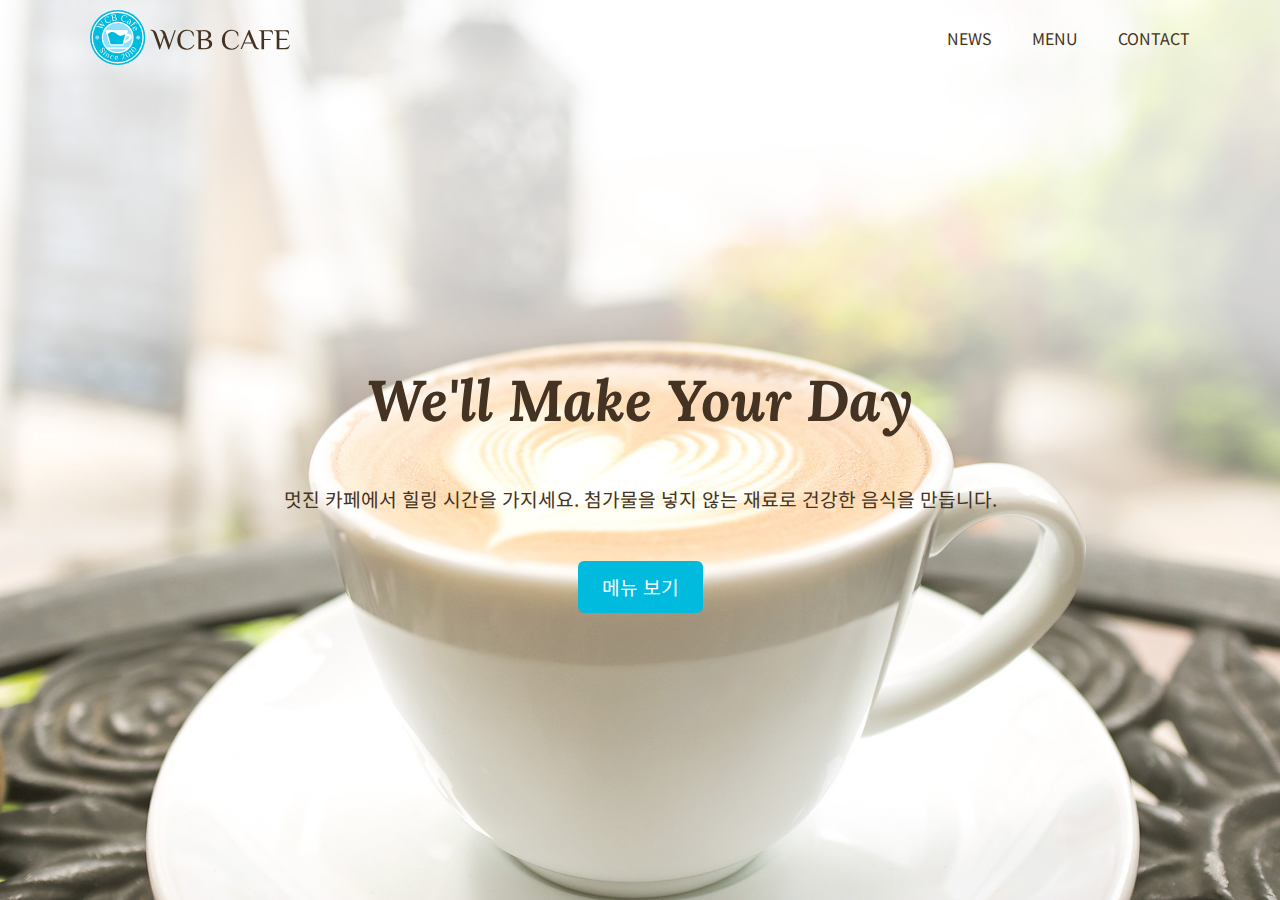
<file: index.html>
<!DOCTYPE html>
<html lang="ko">
<head>
  <meta charset="UTF-8">
  <meta name="viewport" content="width=device-width, initial-scale=1.0">

  <link rel="stylesheet" href="https://cdnjs.cloudflare.com/ajax/libs/font-awesome/6.4.2/css/all.min.css" integrity="sha512-z3gLpd7yknf1YoNbCzqRKc4qyor8gaKU1qmn+CShxbuBusANI9QpRohGBreCFkKxLhei6S9CQXFEbbKuqLg0DA==" crossorigin="anonymous" referrerpolicy="no-referrer" />
  <link rel="stylesheet" href="./css/style.css">
  <script src="https://ajax.googleapis.com/ajax/libs/jquery/1.12.4/jquery.min.js"></script>
  <script defer src="./js/custom.js"></script>
  <title>Document</title>
</head>
<body>
  <div id="wrap-main">
    <header>
      <div class="inner">
        <h1 class="logo"><a href="/"><img src="./img/logo/logo.svg" alt="WCB CAFE LOGO"></a></h1>

        <nav class="main-gnb">
          <ul id="main-menu">
            <li class="ham-menu-title">메뉴</li>
            <li><a href="./news.html">NEWS</a></li>
            <li><a href="./menu.html">MENU</a></li>
            <li><a href="./contact.html">CONTACT</a></li>
          </ul>
          <button class="ham-btn"><i class="fa-solid fa-bars"></i></button>
        </nav>
      </div>
      
    </header>


    <main>
      <div id="main-content-wrap">
        <h3>We'll Make Your Day</h3>
        <p>
          멋진 카페에서 힐링 시간을 가지세요. 첨가물을 넣지 않는 재료로 건강한 음식을 만듭니다.
        </p>
        <a href="./menu.html">메뉴 보기</a>
      </div>
    </main>
  </div>
</body>
</html>
</file>
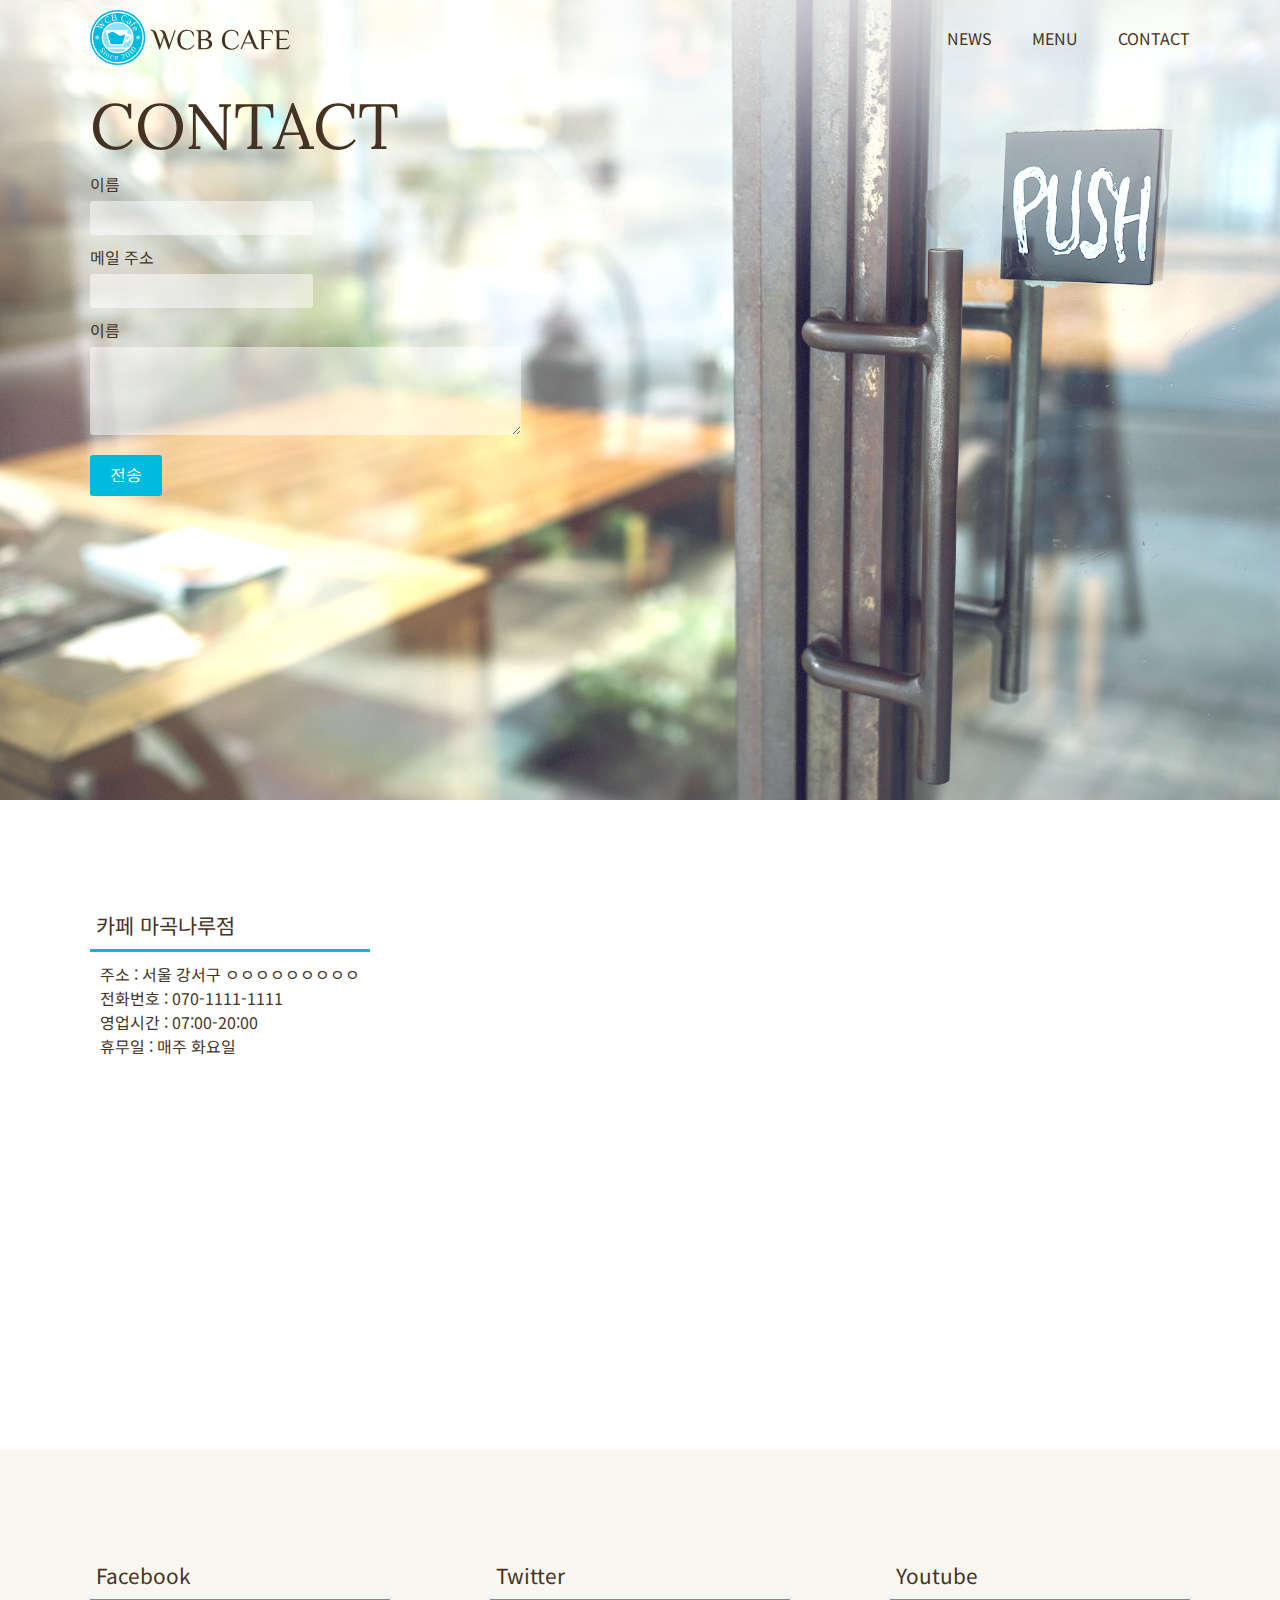
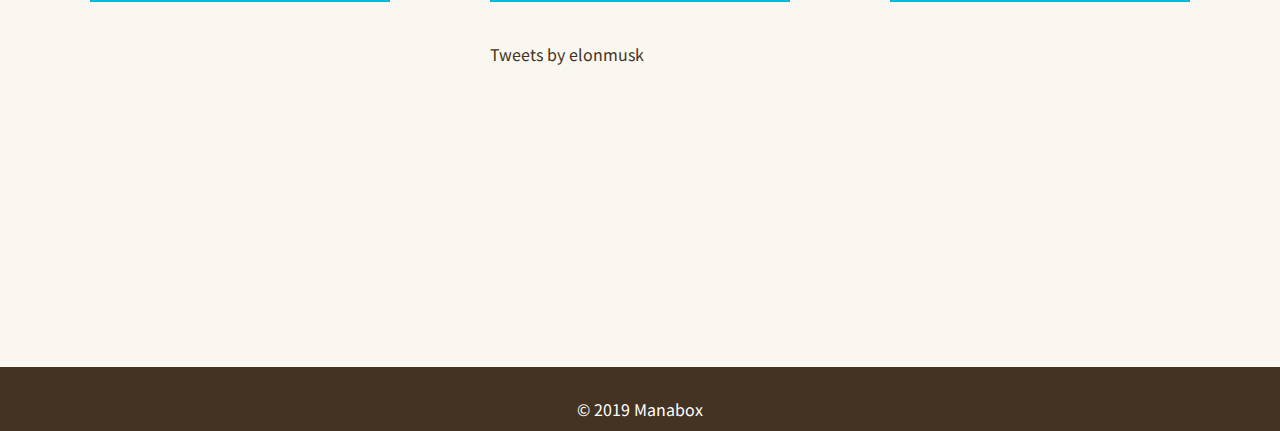
<file: contact.html>
<!DOCTYPE html>
<html lang="ko">

<head>
  <meta charset="UTF-8">
  <meta name="viewport" content="width=device-width, initial-scale=1.0">
  <link rel="stylesheet" href="https://cdnjs.cloudflare.com/ajax/libs/font-awesome/6.4.2/css/all.min.css" integrity="sha512-z3gLpd7yknf1YoNbCzqRKc4qyor8gaKU1qmn+CShxbuBusANI9QpRohGBreCFkKxLhei6S9CQXFEbbKuqLg0DA==" crossorigin="anonymous" referrerpolicy="no-referrer" />
  <link rel="stylesheet" href="./css/style.css">
  <script src="https://ajax.googleapis.com/ajax/libs/jquery/1.12.4/jquery.min.js"></script>
  <script defer src="./js/custom.js"></script>
  <title>Document</title>
</head>

<body>
  <div id="wrap-contact">
    <header  class="clearMargColl">
      <div class="inner">
        <h1 class="logo"><a href="/"><img src="./img/logo/logo.svg" alt="WCB CAFE LOGO"></a></h1>

        <nav class="main-gnb">
          <ul id="main-menu">
            <li class="ham-menu-title">메뉴</li>
            <li><a href="./news.html">NEWS</a></li>
            <li><a href="./menu.html">MENU</a></li>
            <li><a href="./contact.html">CONTACT</a></li>
          </ul>
          <button class="ham-btn"><i class="fa-solid fa-bars"></i></button>
        </nav>
      </div>
      <div class="inner content">
        <h2 class="title">CONTACT</h2>
        <form action="" method="post">
          <label for="name">이름<br>
            <input type="text" name="name" id="">
          </label>
          <label for="mail">메일 주소<br>
            <input type="email" name="email" id="">
          </label>
          <label for="name">이름<br>
            <textarea name="" id="" cols="40" rows="4"></textarea>
          </label>
          <input type="submit" name="" id="" value="전송">
        </form>
      </div>

    </header>


    <section id="place">
      <div class="inner">
        <div class="side-content">
          <h5>카페 마곡나루점</h5>
          <p>
            주소 : <span class="place">서울 강서구 ㅇㅇㅇㅇㅇㅇㅇㅇㅇ</span><br>
            전화번호 : <span class="tel">070-1111-1111</span><br>
            영업시간 : <span class="cafe-hours">07:00-20:00</span><br>
            휴무일 : <span class="holiday">매주 화요일</span><br>
          </p>
        </div>
        <iframe src="https://www.google.com/maps/embed?pb=!1m18!1m12!1m3!1d12650.336743451457!2d126.81890127150325!3d37.56485936141544!2m3!1f0!2f0!3f0!3m2!1i1024!2i768!4f13.1!3m3!1m2!1s0x357c9db4aa984147%3A0x97a2062164d957d9!2z66qo7Ja07J6H!5e0!3m2!1sko!2skr!4v1697014522179!5m2!1sko!2skr" width="600" height="450" style="border:0;" allowfullscreen="" loading="lazy" referrerpolicy="no-referrer-when-downgrade"></iframe>
      </div>
    </section>


    <section id="sns">
      <div class="inner">
        <ul>
          <li class="side-content">
            <h5>Facebook</h5>
            <iframe src="https://www.facebook.com/plugins/post.php?href=https%3A%2F%2Fwww.facebook.com%2Fzuck%2Fposts%2F10114682386890771&show_text=true&width=500" style="border:none;overflow:hidden" scrolling="no" frameborder="0" allowfullscreen="true" allow="autoplay; clipboard-write; encrypted-media; picture-in-picture; web-share"></iframe>
          </li>
          <li class="side-content">
            <h5>Twitter</h5>
            <a class="twitter-timeline" href="https://twitter.com/elonmusk?ref_src=twsrc%5Etfw" height="220">Tweets by elonmusk</a> <script async src="https://platform.twitter.com/widgets.js" charset="utf-8"></script>
          </li>
          <li class="side-content">
            <h5>Youtube</h5>
            <iframe src="https://www.youtube.com/embed/uGruDMGQY2U?si=n1F6UKe3bKxuerg4" title="YouTube video player" frameborder="0" allow="accelerometer; autoplay; clipboard-write; encrypted-media; gyroscope; picture-in-picture; web-share" allowfullscreen></iframe>
          </li>
        </ul>
      </div>
    </section>

    <footer>
      <div class="inner"></div>
      <div class="copyright">
        <p>
          &copy; <span class="copy-year">2019</span> Manabox
        </p>
      </div>
    </footer>
  </div>
</body>

</html>
</file>
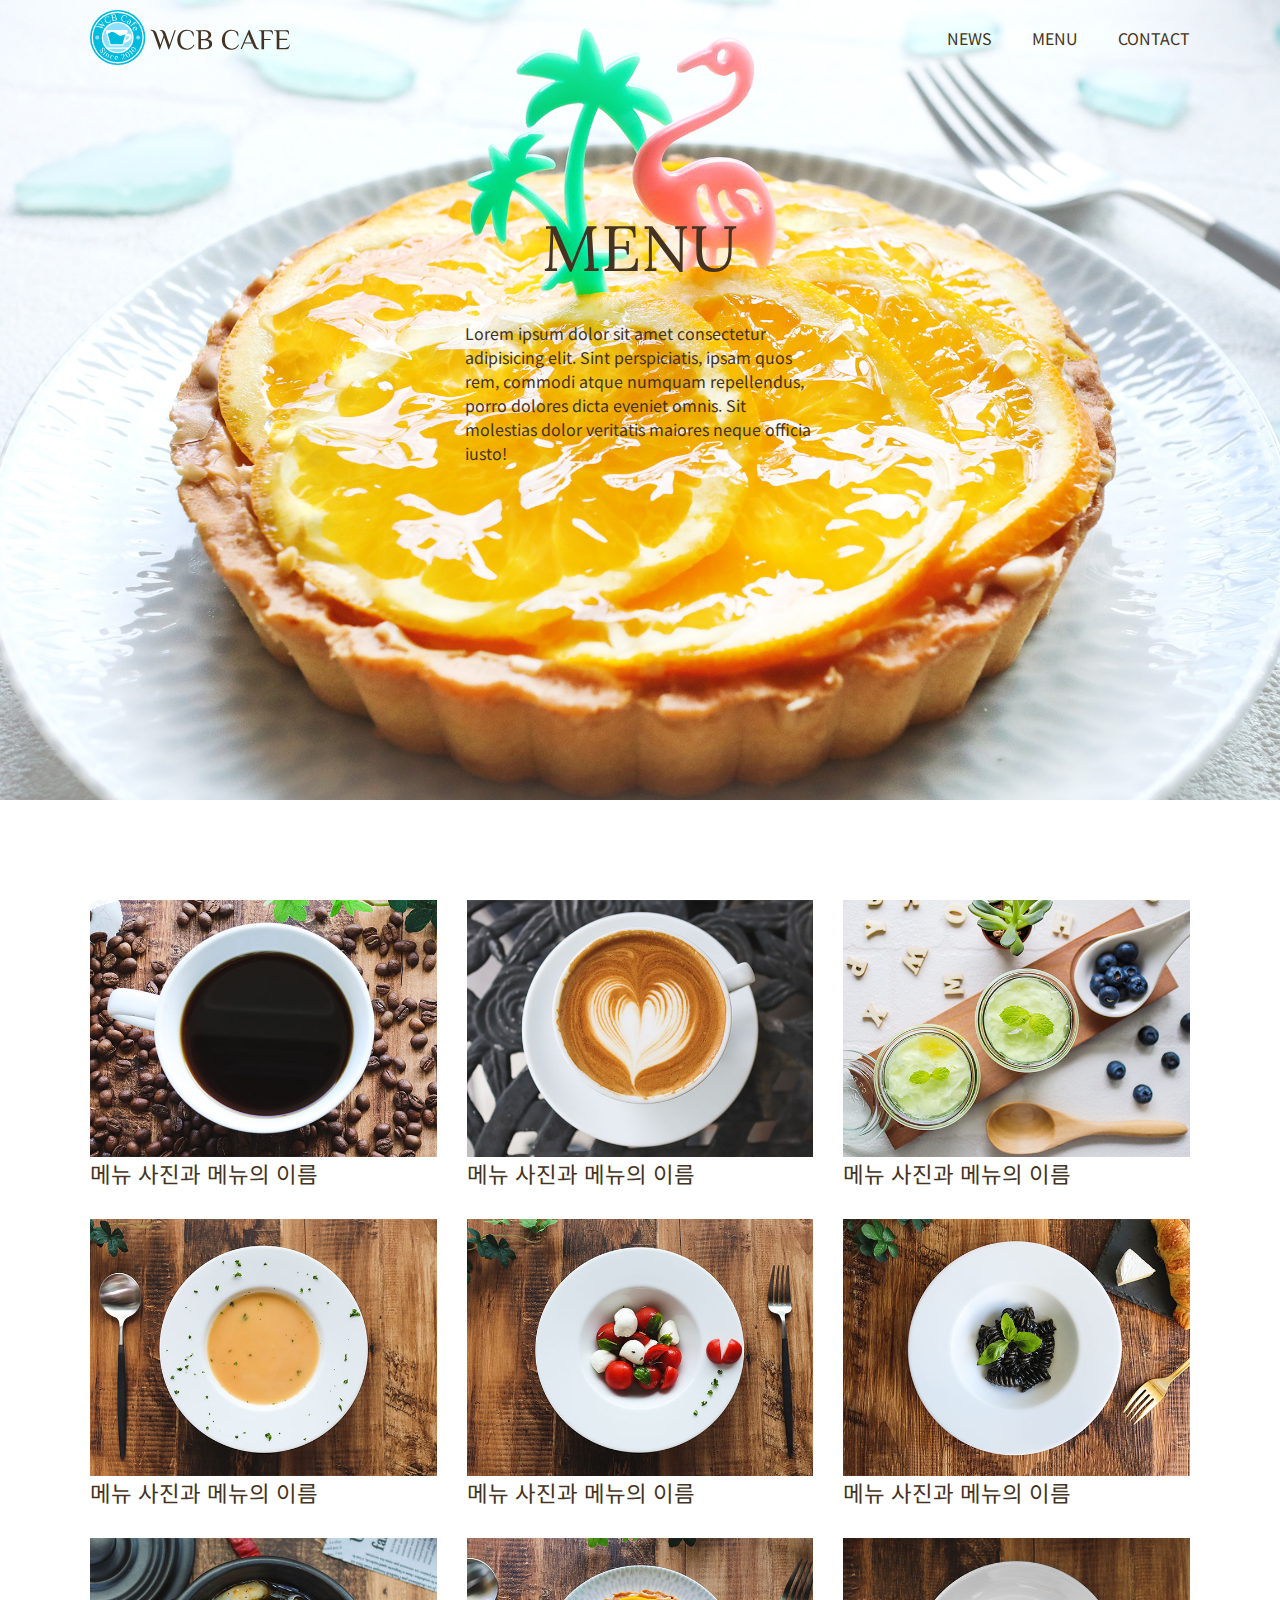
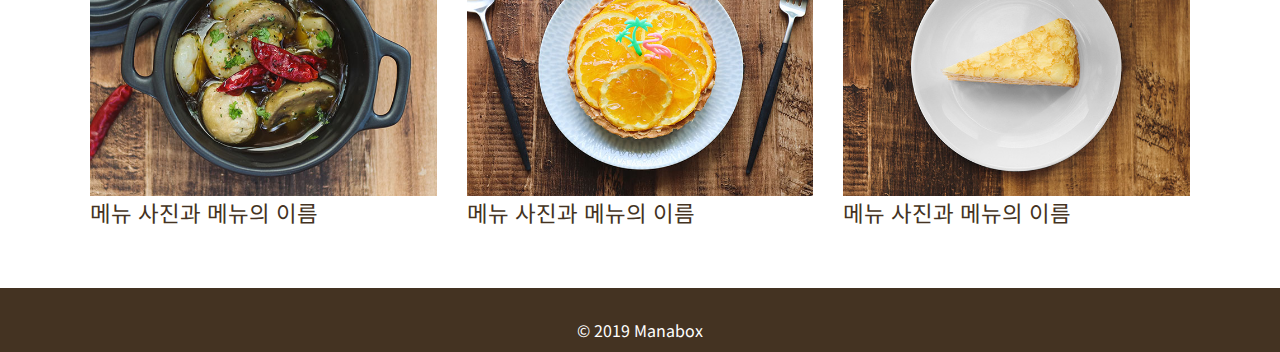
<file: menu.html>
<!DOCTYPE html>
<html lang="ko">

<head>
  <meta charset="UTF-8">
  <meta name="viewport" content="width=device-width, initial-scale=1.0">
  <link rel="stylesheet" href="https://cdnjs.cloudflare.com/ajax/libs/font-awesome/6.4.2/css/all.min.css" integrity="sha512-z3gLpd7yknf1YoNbCzqRKc4qyor8gaKU1qmn+CShxbuBusANI9QpRohGBreCFkKxLhei6S9CQXFEbbKuqLg0DA==" crossorigin="anonymous" referrerpolicy="no-referrer" />
  <link rel="stylesheet" href="./css/style.css">
  <script src="https://ajax.googleapis.com/ajax/libs/jquery/1.12.4/jquery.min.js"></script>
  <script defer src="./js/custom.js"></script>
  <title>Document</title>
</head>

<body>
  <div id="wrap-menu">
    <header  class="clearMargColl">
      <div class="inner">
        <h1 class="logo"><a href="/"><img src="./img/logo/logo.svg" alt="WCB CAFE LOGO"></a></h1>

        <nav class="main-gnb">
          <ul id="main-menu">
            <li class="ham-menu-title">메뉴</li>
            <li><a href="./news.html">NEWS</a></li>
            <li><a href="./menu.html">MENU</a></li>
            <li><a href="./contact.html">CONTACT</a></li>
          </ul>
          <button class="ham-btn"><i class="fa-solid fa-bars"></i></button>
        </nav>
      </div>

      <h2 class="title">MENU</h2>
      <p class="title-description">
        Lorem ipsum dolor sit amet consectetur adipisicing elit. Sint perspiciatis, ipsam quos rem, commodi atque
        numquam repellendus, porro dolores dicta eveniet omnis. Sit molestias dolor veritatis maiores neque officia
        iusto!
      </p>
    </header>

    <section>
      <div class="inner">
        <ul id="gallary">
          <li>
            <a href="">
              <img src="./img/menu1.jpg" alt="menu image" class="menu-img">
              <p class="menu-name">메뉴 사진과 메뉴의 이름</p>
            </a>
          </li>
          <li>
            <a href="">
              <img src="./img/menu2.jpg" alt="menu image" class="menu-img">
              <p class="menu-name">메뉴 사진과 메뉴의 이름</p>
            </a>
          </li>
          <li>
            <a href="">
              <img src="./img/menu3.jpg" alt="menu image" class="menu-img">
              <p class="menu-name">메뉴 사진과 메뉴의 이름</p>
            </a>
          </li>
          <li>
            <a href="">
              <img src="./img/menu4.jpg" alt="menu image" class="menu-img">
              <p class="menu-name">메뉴 사진과 메뉴의 이름</p>
            </a>
          </li>
          <li>
            <a href="">
              <img src="./img/menu5.jpg" alt="menu image" class="menu-img">
              <p class="menu-name">메뉴 사진과 메뉴의 이름</p>
            </a>
          </li>
          <li>
            <a href="">
              <img src="./img/menu6.jpg" alt="menu image" class="menu-img">
              <p class="menu-name">메뉴 사진과 메뉴의 이름</p>
            </a>
          </li>
          <li>
            <a href="">
              <img src="./img/menu7.jpg" alt="menu image" class="menu-img">
              <p class="menu-name">메뉴 사진과 메뉴의 이름</p>
            </a>
          </li>
          <li>
            <a href="">
              <img src="./img/menu8.jpg" alt="menu image" class="menu-img">
              <p class="menu-name">메뉴 사진과 메뉴의 이름</p>
            </a>
          </li>
          <li>
            <a href="">
              <img src="./img/menu9.jpg" alt="menu image" class="menu-img">
              <p class="menu-name">메뉴 사진과 메뉴의 이름</p>
            </a>
          </li>
        </ul>
      </div>

    </section>

    <footer>
      <div class="inner"></div>
      <div class="copyright">
        <p>
          &copy; <span class="copy-year">2019</span> Manabox
        </p>
      </div>
    </footer>
  </div>
</body>

</html>
</file>
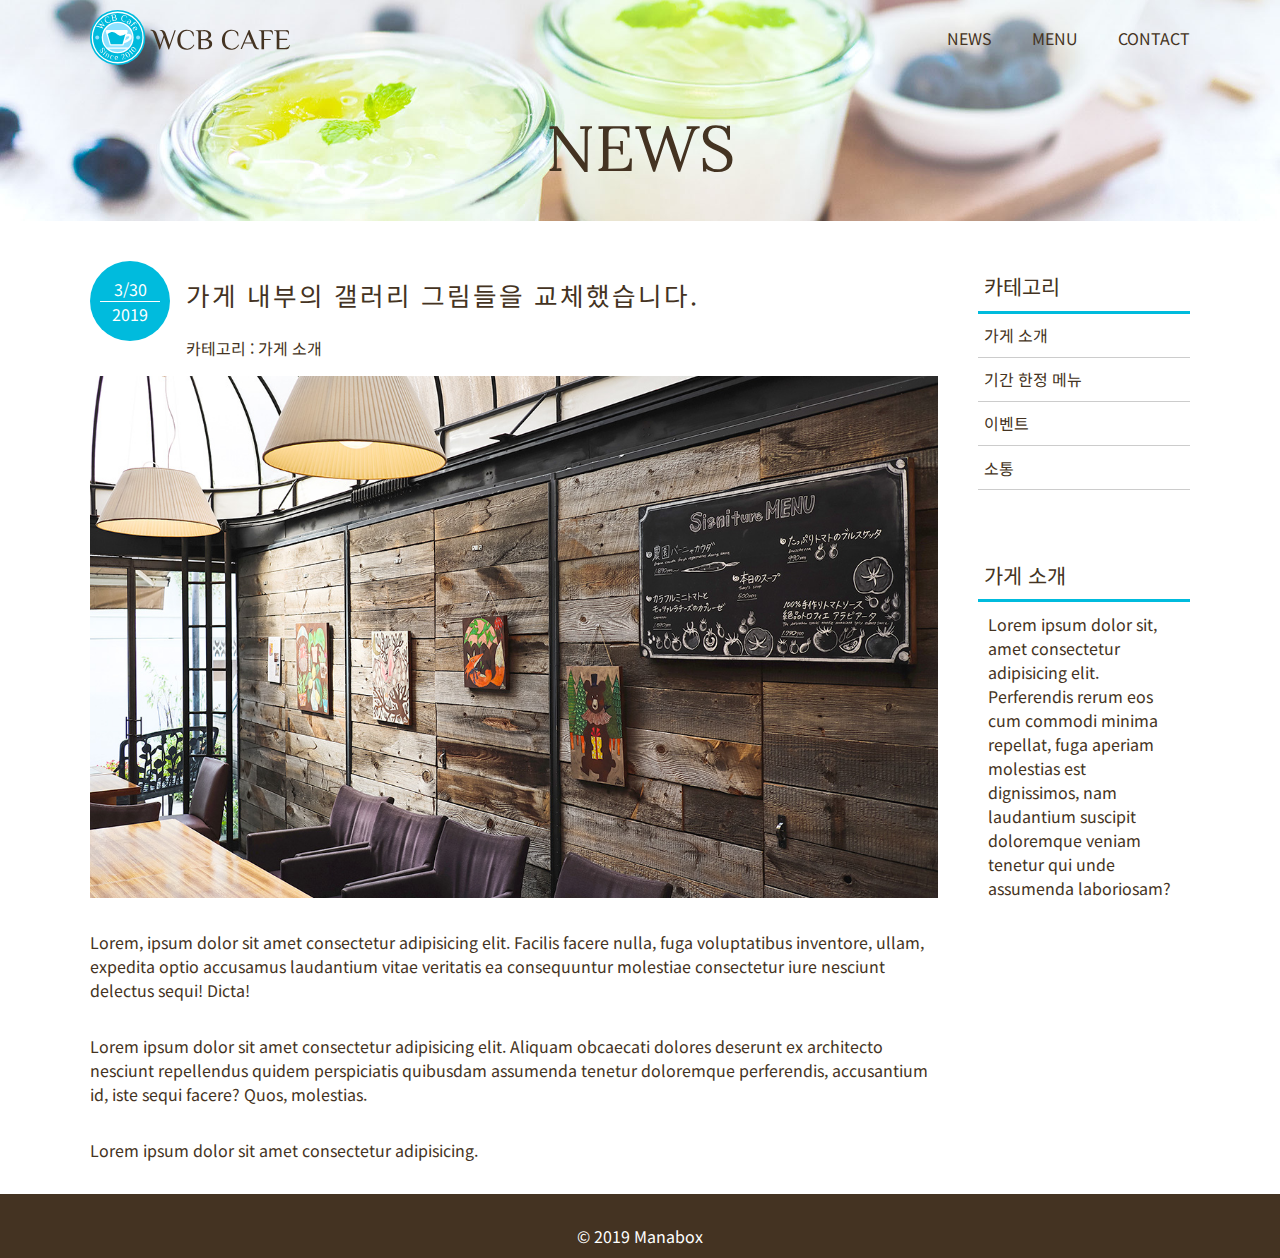
<file: news.html>
<!DOCTYPE html>
<html lang="ko">
<head>
  <meta charset="UTF-8">
  <meta name="viewport" content="width=device-width, initial-scale=1.0">
  <link rel="stylesheet" href="https://cdnjs.cloudflare.com/ajax/libs/font-awesome/6.4.2/css/all.min.css" integrity="sha512-z3gLpd7yknf1YoNbCzqRKc4qyor8gaKU1qmn+CShxbuBusANI9QpRohGBreCFkKxLhei6S9CQXFEbbKuqLg0DA==" crossorigin="anonymous" referrerpolicy="no-referrer" />
  <link rel="stylesheet" href="./css/style.css">
  <script src="https://ajax.googleapis.com/ajax/libs/jquery/1.12.4/jquery.min.js"></script>
  <script defer src="./js/custom.js"></script>
  <title>Document</title>
</head>
<body>
  <div id="wrap-news">
    <header>
      <div class="inner">
        <h1 class="logo"><a href="/"><img src="./img/logo/logo.svg" alt="WCB CAFE LOGO"></a></h1>

        <nav class="main-gnb">
          <ul id="main-menu">
            <li class="ham-menu-title">메뉴</li>
            <li><a href="./news.html">NEWS</a></li>
            <li><a href="./menu.html">MENU</a></li>
            <li><a href="./contact.html">CONTACT</a></li>
          </ul>
          <button class="ham-btn"><i class="fa-solid fa-bars"></i></button>
        </nav>
      </div>

      <h2 class="title">NEWS</h2>
    </header>


    <section>
      <div class="inner">
        <div id="contents">
          <div class="content-title">
            <div class="date">
              <span class="content-month-day">3/30</span>
              <span class="line"></span>
              <span class="content-year">2019</span>
            </div>
            <div class="title">
              <h4>가게 내부의 갤러리 그림들을 교체했습니다.</h4>
              카테고리 : <span class="category">가게 소개</span>
            </div>
            
          </div>
          

          <div class="content">
            <img src="./img/wall.jpg" alt="cafe image">
            
            <p>
              Lorem, ipsum dolor sit amet consectetur adipisicing elit. Facilis facere nulla, fuga voluptatibus inventore, ullam, expedita optio accusamus laudantium vitae veritatis ea consequuntur molestiae consectetur iure nesciunt delectus sequi! Dicta!
            </p>
            <p>
              Lorem ipsum dolor sit amet consectetur adipisicing elit. Aliquam obcaecati dolores deserunt ex architecto nesciunt repellendus quidem perspiciatis quibusdam assumenda tenetur doloremque perferendis, accusantium id, iste sequi facere? Quos, molestias.
            </p>

            <p>
              Lorem ipsum dolor sit amet consectetur adipisicing.
            </p>
          </div>
        </div>

        <aside>
          <nav>
            <h5>카테고리</h5>
            <ul>
              <li><a href="#">가게 소개</a></li>
              <li><a href="#">기간 한정 메뉴</a></li>
              <li><a href="#">이벤트</a></li>
              <li><a href="#">소통</a></li>
            </ul>
          </nav>
          <div class="side-content">
            <h5>가게 소개</h5>
            <p>Lorem ipsum dolor sit, amet consectetur adipisicing elit. Perferendis rerum eos cum commodi minima repellat, fuga aperiam molestias est dignissimos, nam laudantium suscipit doloremque veniam tenetur qui unde assumenda laboriosam?</p>
          </div>
        </aside>
      </div>
    </section>
    <footer>
      <div class="inner"></div>
      <div class="copyright">
        <p>
          &copy; <span class="copy-year">2019</span> Manabox
        </p>
      </div>
    </footer>
  </div>
</body>
</html>
</file>
<file: css/style.css>
@charset "utf-8";
@import url('https://fonts.googleapis.com/css2?family=Noto+Sans+KR:wght@100;300;400;500;700;900&display=swap');
@import url('https://fonts.googleapis.com/css2?family=Lora:ital@0;1&display=swap');

/* reset */
*{margin: 0;padding: 0;}
ul, ol{list-style-type: none;}
a{text-decoration: none; color: inherit;}
img{display: block;}
input, textarea{border: none; outline: none;}
button{border: none; background-color: inherit;}


:root{
  --main-font-color:#443322;
  --point-bg-color:#00bbdd
}


/* common */
.clearMargColl::after,
.clearMargColl::before{content: ""; display: table; }

.inner{max-width: 1100px; margin: 0 auto;}
/* body * {outline: 1px dotted red;} */
h2,h3{font-family: 'Lora', serif;}
body{font-family: 'Noto Sans KR', sans-serif; color: var(--main-font-color); font-weight: 400;}

header{position: relative; width: 100%;}
header .inner {padding: 10px 0; display: flex; justify-content: space-between; align-items: center;}
header .inner .ham-btn{display: none; font-size: 32px; z-index: 20; position: relative;}
header .inner .ham-menu-title{display: none;}
header .logo a{width: 200px; display: block;}
header .logo a img{width: 100%; object-fit: contain;}

header .inner #main-menu{display: flex; gap: 40px; z-index: 40;}
header .title{text-align: center; padding: 2rem; font-size: 4rem; font-weight: 400; color: var(--main-font-color);}
footer .copyright{text-align: center;padding: 30px; background-color: var(--main-font-color); color: #fff; padding-bottom: 10px;}

.side-content{margin-top: 60px;}
.side-content p{padding: 10px; box-sizing: border-box;}
.side-content h5{font-weight: 400; font-size: 1.3rem; padding: .6rem .4rem; border-bottom: 3px solid var(--point-bg-color); }





/* index.html */
#wrap-main {height: 100vh; width: 100%; background: url(../img/main-bg.jpg) no-repeat center / cover; display: flex; flex-direction: column; color: var(--main-font-color);}

#wrap-main main{flex: 1;}
#wrap-main main #main-content-wrap{display: flex; flex-direction: column; align-items: center; justify-content: center; height: 100%; gap: 3rem;}

#wrap-main #main-content-wrap h3{font-size: 3.6rem;  font-style: italic; }
#wrap-main #main-content-wrap p{font-size: 1.2rem;}
#wrap-main #main-content-wrap a{color: white; background-color: var(--point-bg-color); padding: 12px 24px; font-size: 1.2rem; border-radius: 6px; position: relative; overflow: hidden; z-index: 20;}
#wrap-main #main-content-wrap a::after{ display: block; width: 100%; height: 100%; left: -100%; top: 0; background-color: rgba(255, 255, 255, .2); z-index: 10; content: ""; position: absolute; border-radius: 6px; transition: .5s;}
#wrap-main #main-content-wrap a:hover::after{ left: 0;}



/* #wrap-news */
#wrap-news header{background: url(../img/news-bg.jpg) no-repeat center / cover;}


#wrap-news section {margin-top: 40px;}
#wrap-news section .inner {display: flex; gap: 40px;}
#wrap-news section .inner>#contents{flex:4}
#wrap-news section .inner>#contents .content-title{ display: flex;}
#wrap-news section .inner>#contents .content-title>.date{ display: flex; flex-direction: column; background-color: var(--point-bg-color); width: 80px; height: 80px; color: white; justify-content: center; align-items: center; box-sizing: border-box; padding: 10px; border-radius: 40px;}
#wrap-news section .inner>#contents .content-title>div>.line{width: 100%; background-color: #fff; height: 1px;}

#wrap-news section .inner>#contents .content-title>.title{padding: 1rem;}
#wrap-news section .inner>#contents .content-title>.title h4{line-height: 1.4em; font-size: 1.6rem; font-weight: 400; letter-spacing: 2px; padding-bottom: 1.4rem;}

#wrap-news section .inner>#contents .content{width: 100%;}
#wrap-news section .inner>#contents .content img{width: 100%; object-fit: contain;}
#wrap-news section .inner>#contents .content p{margin: 2rem 0;}



#wrap-news section .inner>aside{flex:1;}
#wrap-news section .inner>aside>*>h5{font-weight: 400; font-size: 1.3rem; padding: .6rem .4rem; border-bottom: 3px solid var(--point-bg-color); }
#wrap-news section .inner>aside nav ul li{padding: .6rem .4rem; border-bottom: 1px solid #ccc;}





/* #wrap-menu */
#wrap-menu header{background: url(../img/menu-bg.jpg) no-repeat top / cover; height: 800px;}
#wrap-menu header .title{ margin-top: 100px; }
#wrap-menu header .title-description{ width: 350px; margin: 0 auto;}

#wrap-menu section { margin-top: 100px; margin-bottom: 60px;}
#wrap-menu section #gallary {display: flex; flex-wrap: wrap; gap: 30px;}

#wrap-menu section #gallary li {flex: 1 1 300px; font-size: 1.4rem;}
#wrap-menu section #gallary li img{width: 100%; object-fit: contain;}


/* #wrap-content */
#wrap-contact header {background: url(../img/contact-bg.jpg) no-repeat center / cover; height: 800px;}
#wrap-contact .inner.content {display: block;}
#wrap-contact .inner.content .title{padding: unset; text-align: left;}

#wrap-contact .inner.content form input,
#wrap-contact .inner.content form textarea { background-color: rgba(255, 255, 255, .5); font-size: 16px; padding: .5rem; border-radius: 3px; margin: 5px 0;}
#wrap-contact .inner.content form label {margin: 5px 0; display: block;}
#wrap-contact .inner.content form input[type=submit] {background-color: var(--point-bg-color); color: #fff; padding: 10px 20px; cursor: pointer;}


#wrap-contact #place { padding: 100px 0; }
#wrap-contact #place .inner {display: flex; justify-content: space-between; align-items: flex-start;}
#wrap-contact #place .inner .side-content{margin-top: 0;}

#wrap-contact #sns {padding: 100px 0; box-sizing: border-box; background-color: #faf7f0;}
#wrap-contact #sns .inner ul{display: flex; justify-content: space-between; gap: 20px;}
#wrap-contact #sns .inner ul li{ flex: 0 0 300px;}
#wrap-contact #sns .inner ul li.side-content{margin-top: 0;}
#wrap-contact #sns .inner ul li.side-content h5{margin-bottom: 40px;}


#wrap-contact #sns .inner ul li a,
#wrap-contact #sns .inner ul li iframe{ height: 220px; width: 300px !important;}



@media (max-width:1100px) {
  .inner{padding: 0 20px !important; box-sizing: border-box;}
  #wrap-main main{padding: 0 40px; text-align: center;}
  
  #wrap-contact #sns .inner ul {flex-direction: column;}
  #wrap-contact #sns .inner ul li{width: 100%;}
  #wrap-contact #sns .inner ul li a,
  #wrap-contact #sns .inner ul li iframe{ width: 100% !important; }
}

@media (max-width:989px) {
  footer{margin-top: 40px;}


  #wrap-news section .inner{flex-direction: column;} 
  
  #wrap-contact .inner.content {margin-top: 100px; position: unset;}
  #wrap-contact #place .inner {flex-direction: column;}
  #wrap-contact #place .inner iframe{width: 100%;}
}

@media (max-width:512px) {
  html{font-size: 12px;}
  html,body{overflow-x: hidden;}
  header .inner{position: fixed; width: 100%; z-index: 30;}
  .inner #main-menu{display: none; position: absolute; right: -60%; flex-direction: column; background-color: #fff; width: 60%; top: 0; height: 100vh; box-sizing: border-box;padding: 30px; transition: .5s; z-index: 40;}
  .inner #main-menu .ham-menu-title{ font-size: 2rem; border-bottom: 3px solid var(--main-font-color); padding-bottom: 1rem;}
  .inner .ham-btn{display: block !important;}
  .inner .ham-menu-title{display: block !important;}

  #wrap-news section .inner #contents .content-title{ flex-direction: column; align-items: center; gap: 20px;}
  footer{margin-top: 30px;}

  #wrap-menu header{margin-top: 0;}
  #wrap-menu header{background: url(../img/menu-bg.jpg) no-repeat center / cover; height: 400px;}
  #wrap-menu section #gallary li {font-size: 2rem;}


  #wrap-contact .inner.content {margin-top: 200px; position: unset;}
  #wrap-contact .inner.content textarea {width: 100%;}
  #wrap-contact #place .inner {font-size: 16px;}
}
</file>
